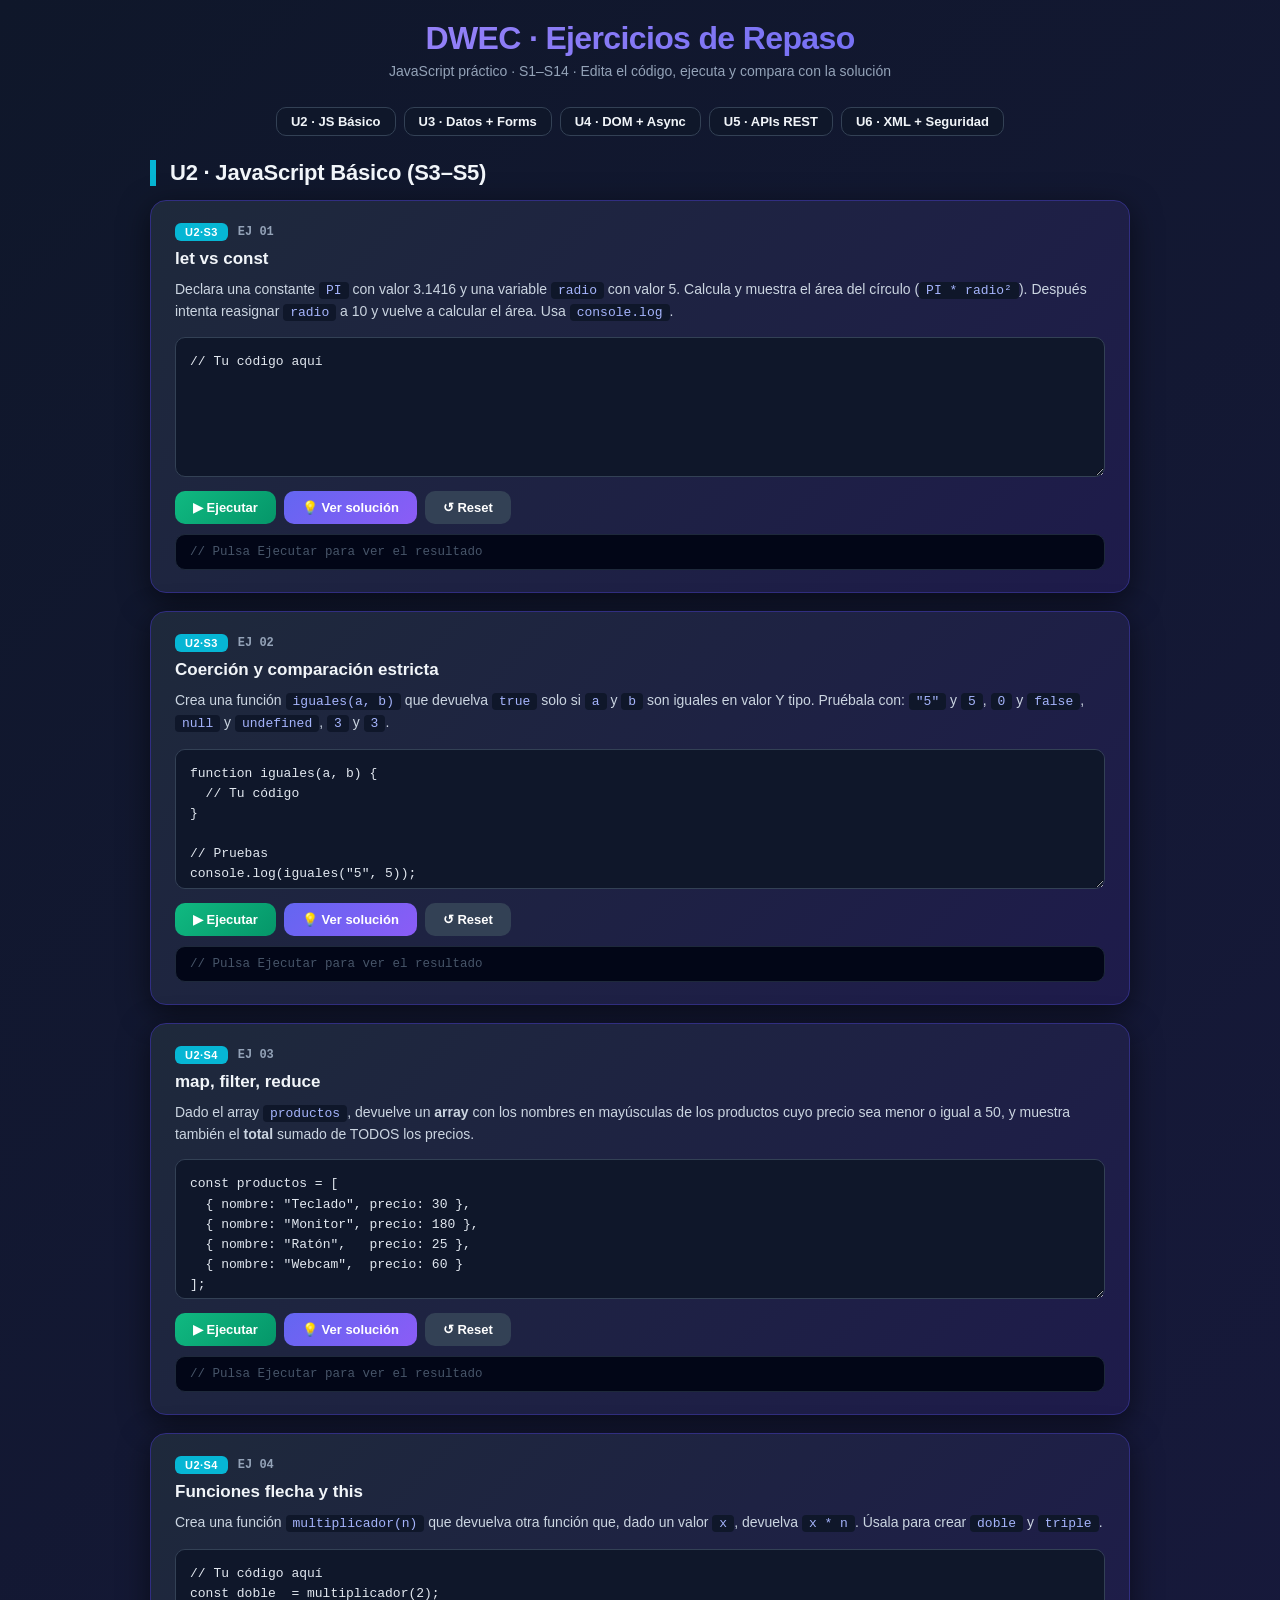
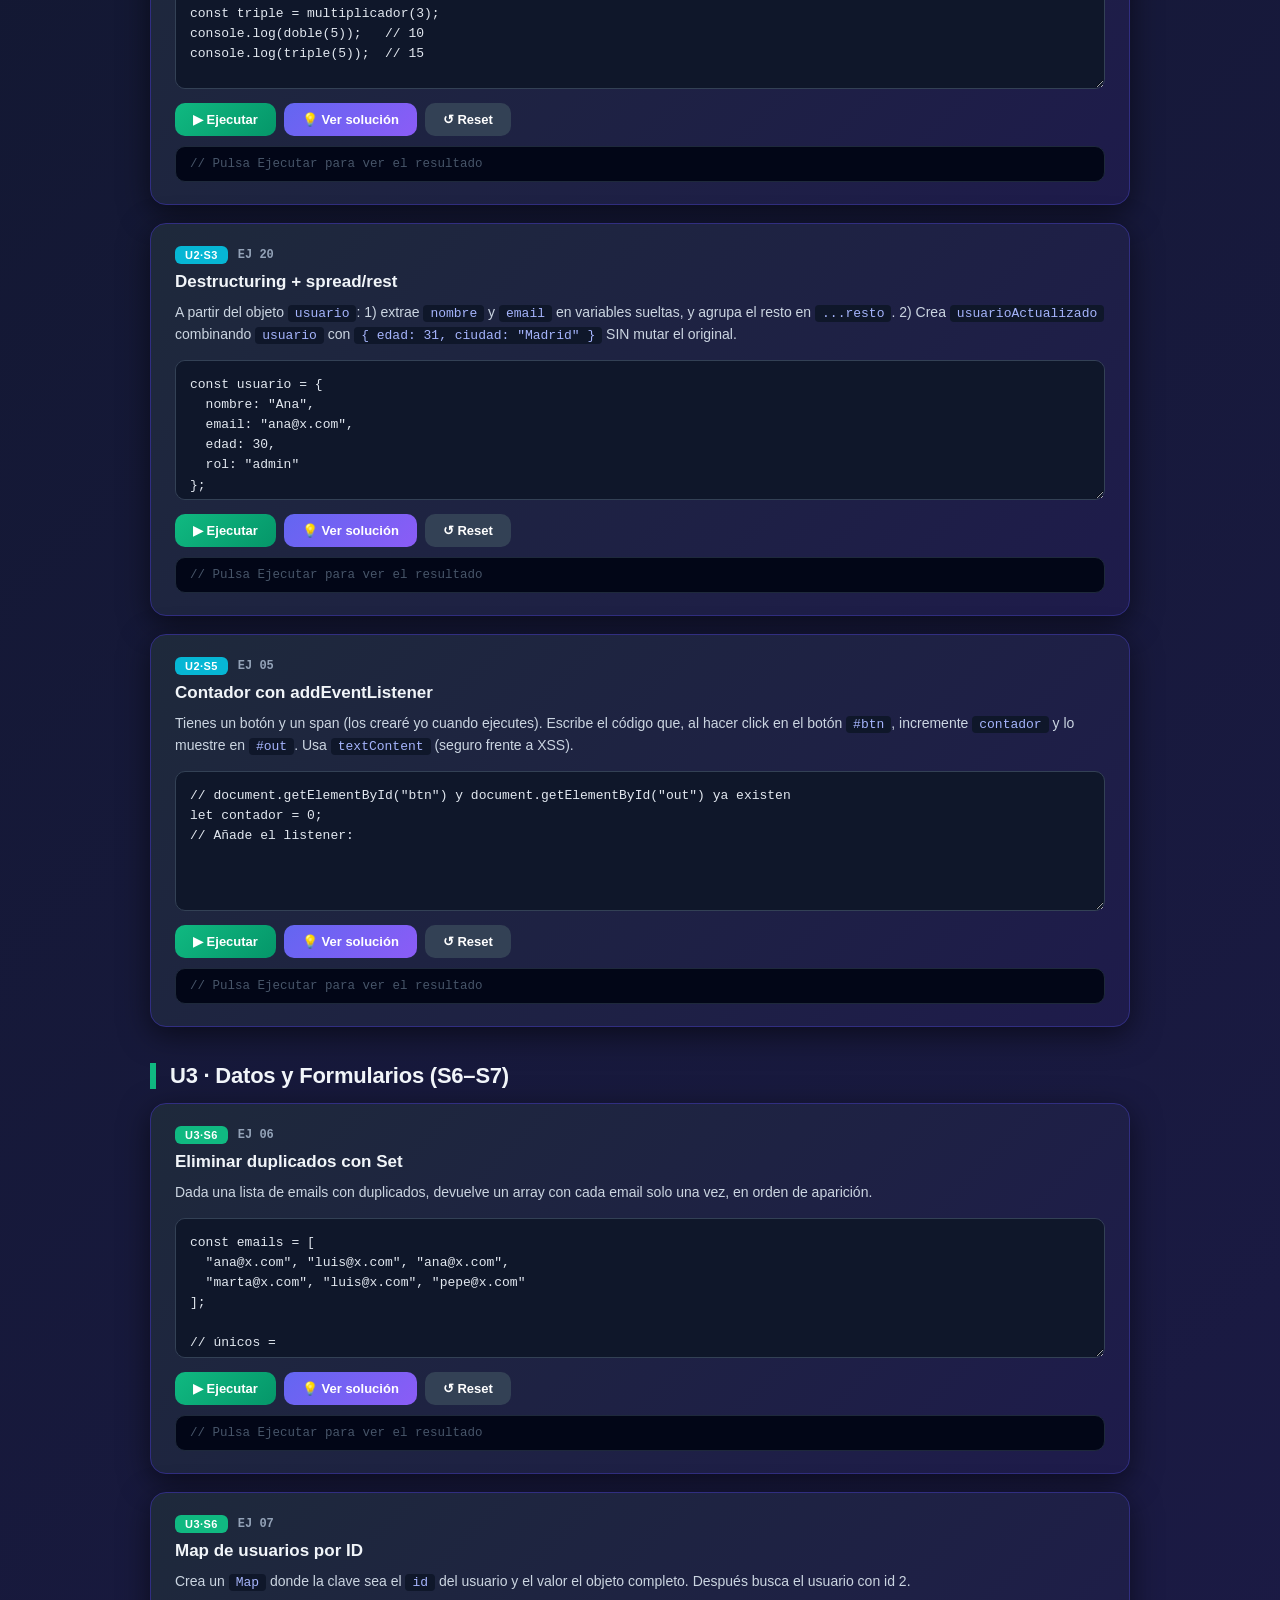
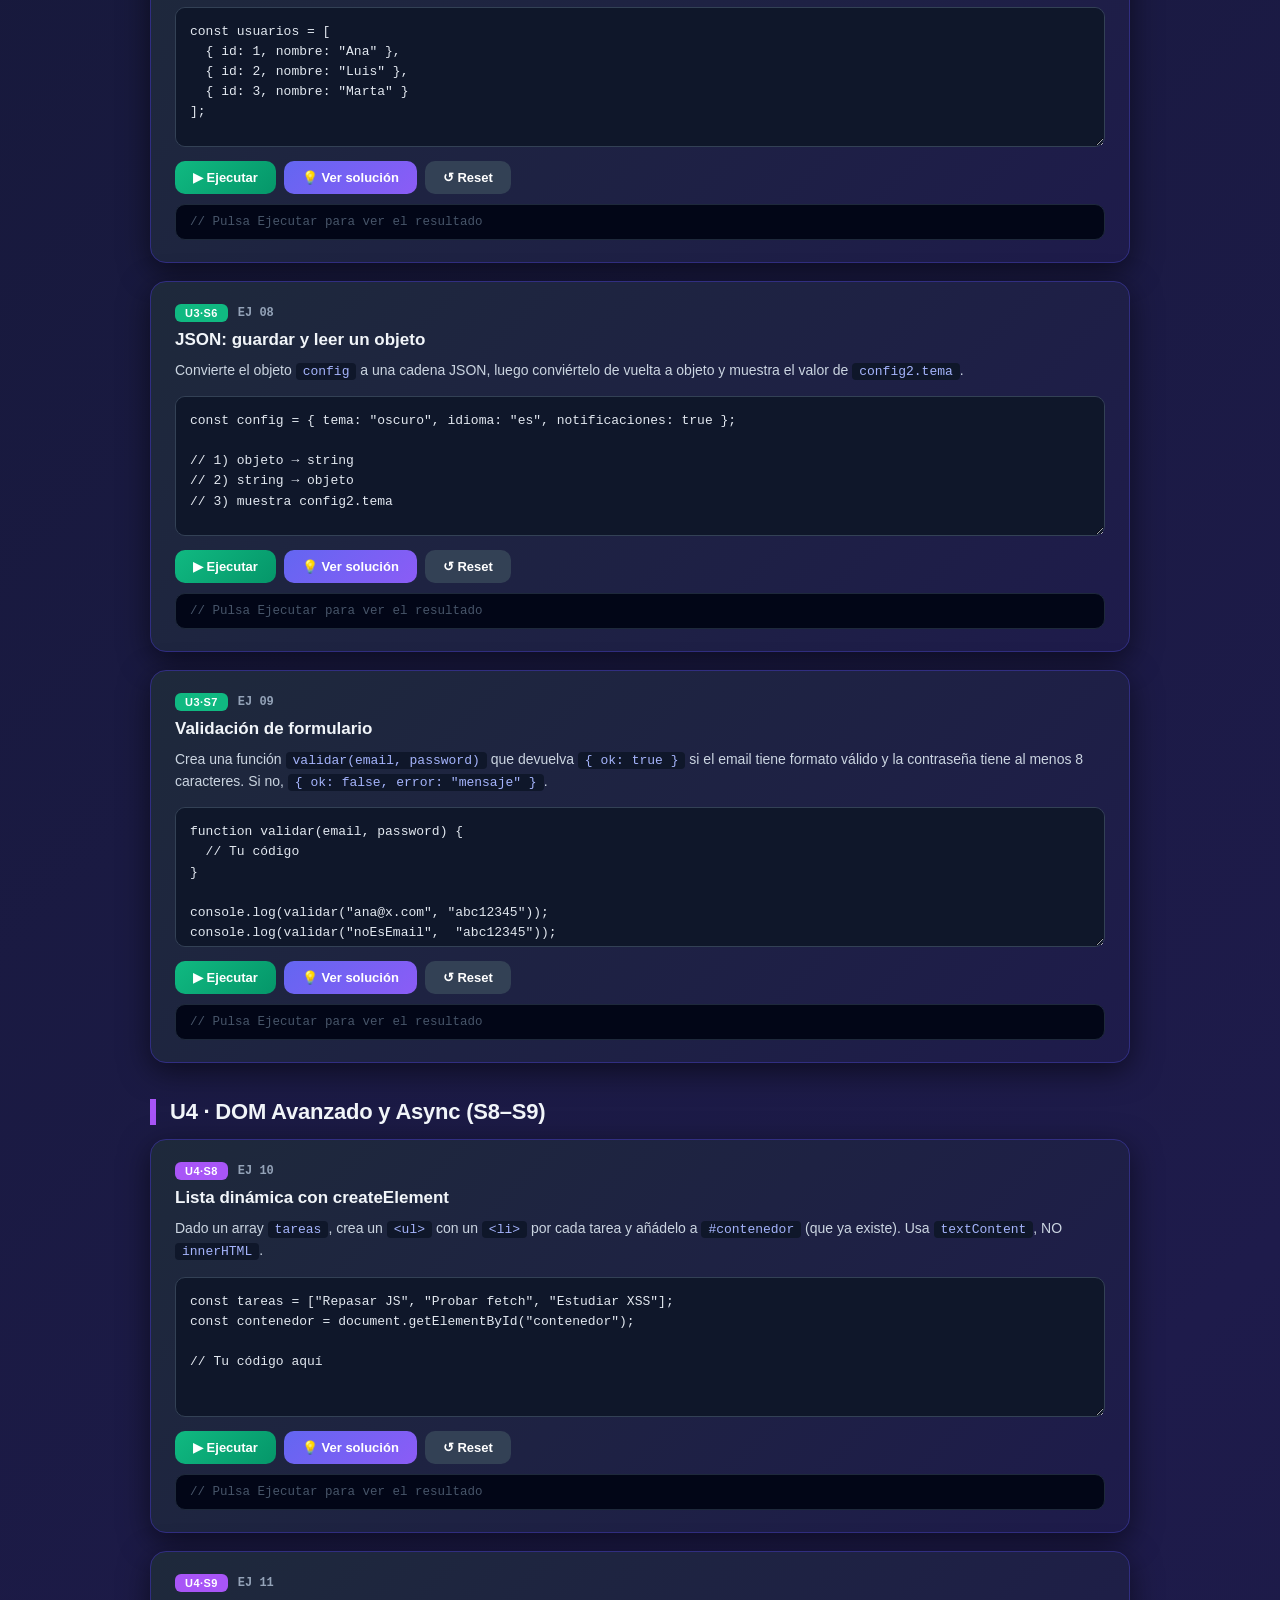
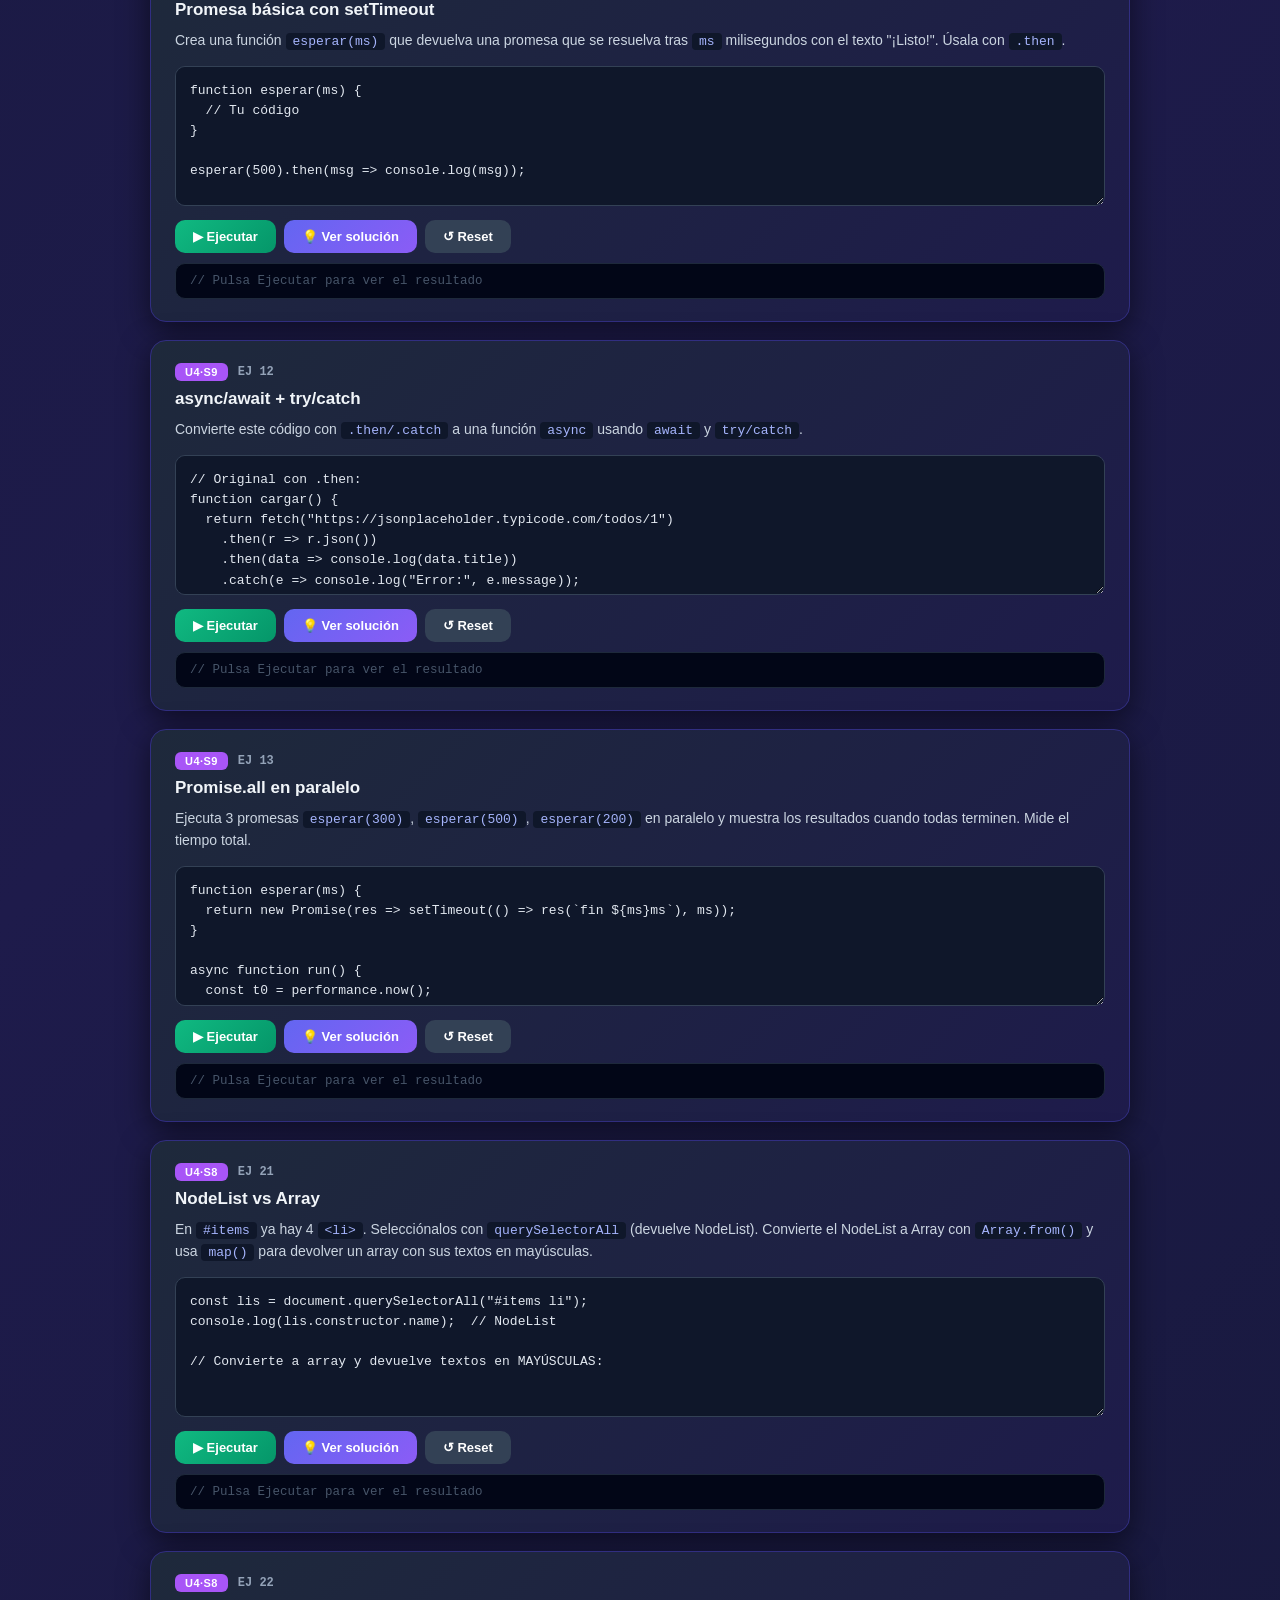
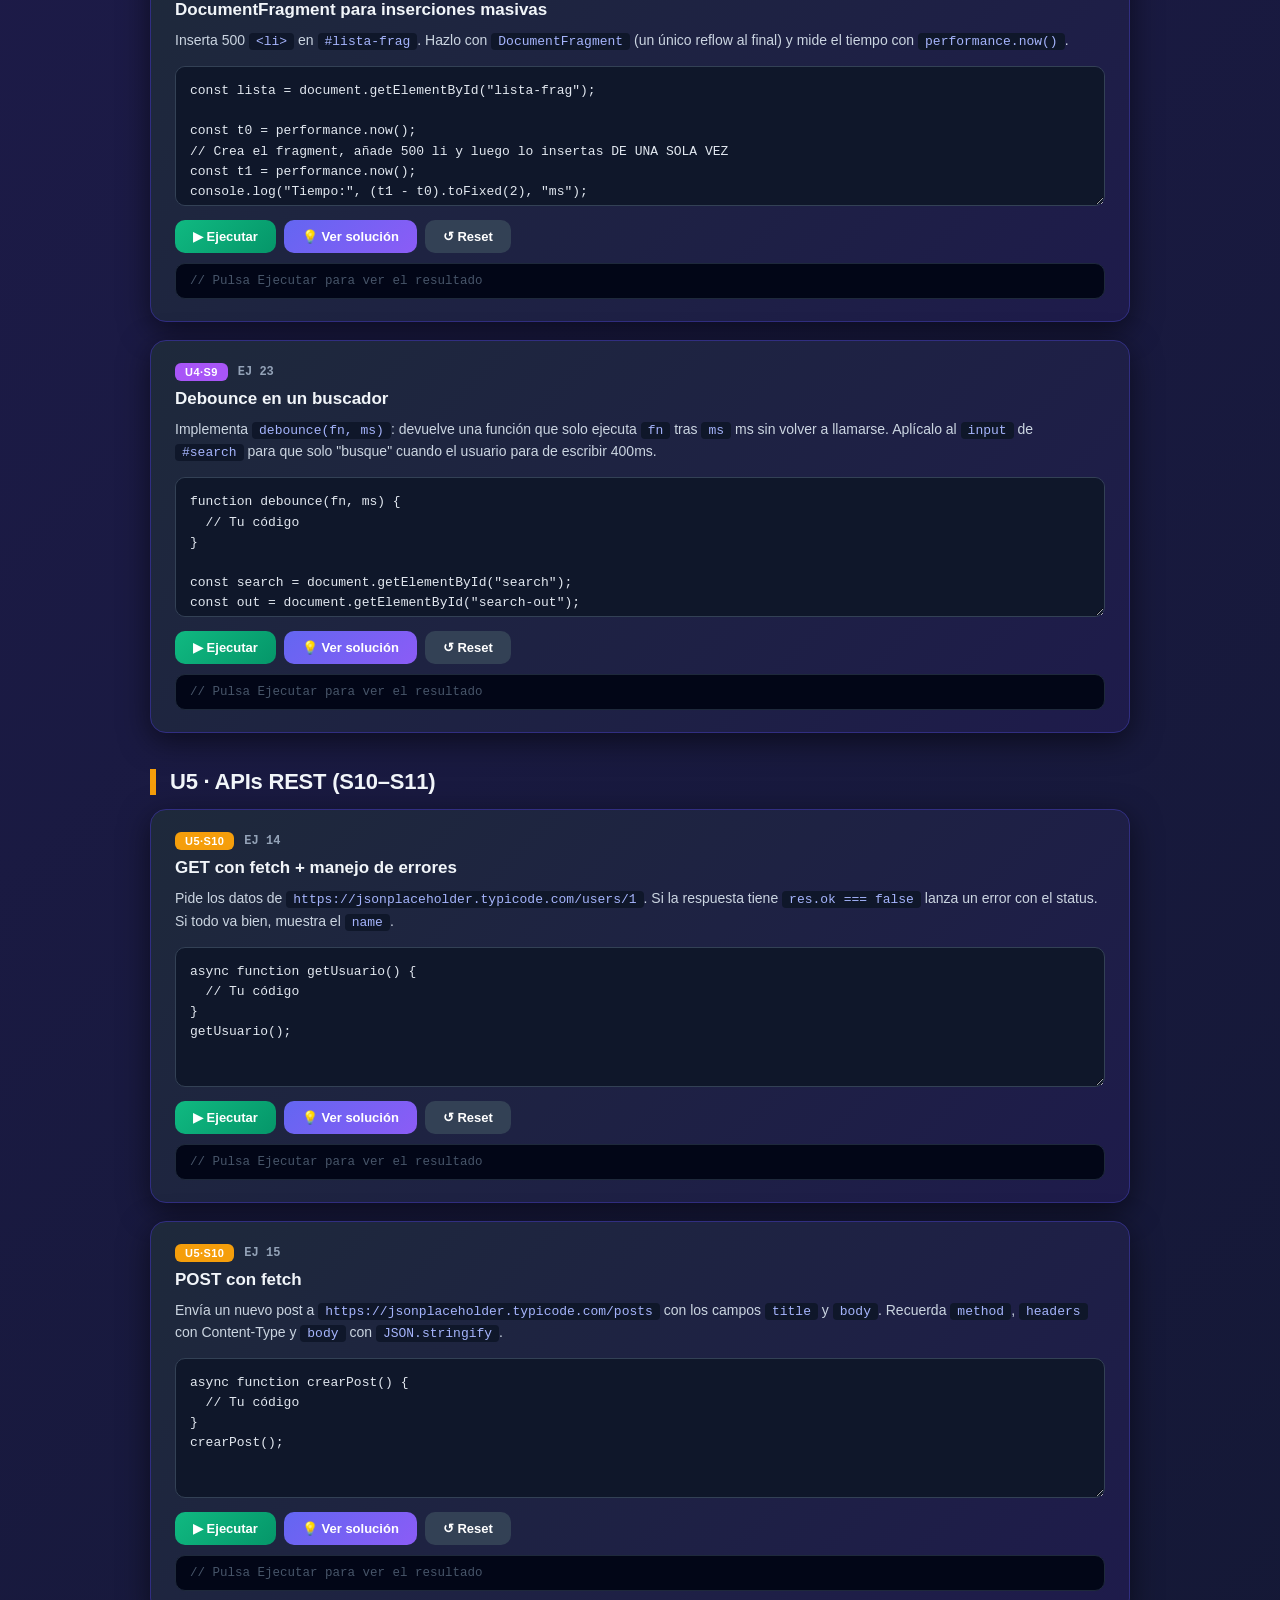
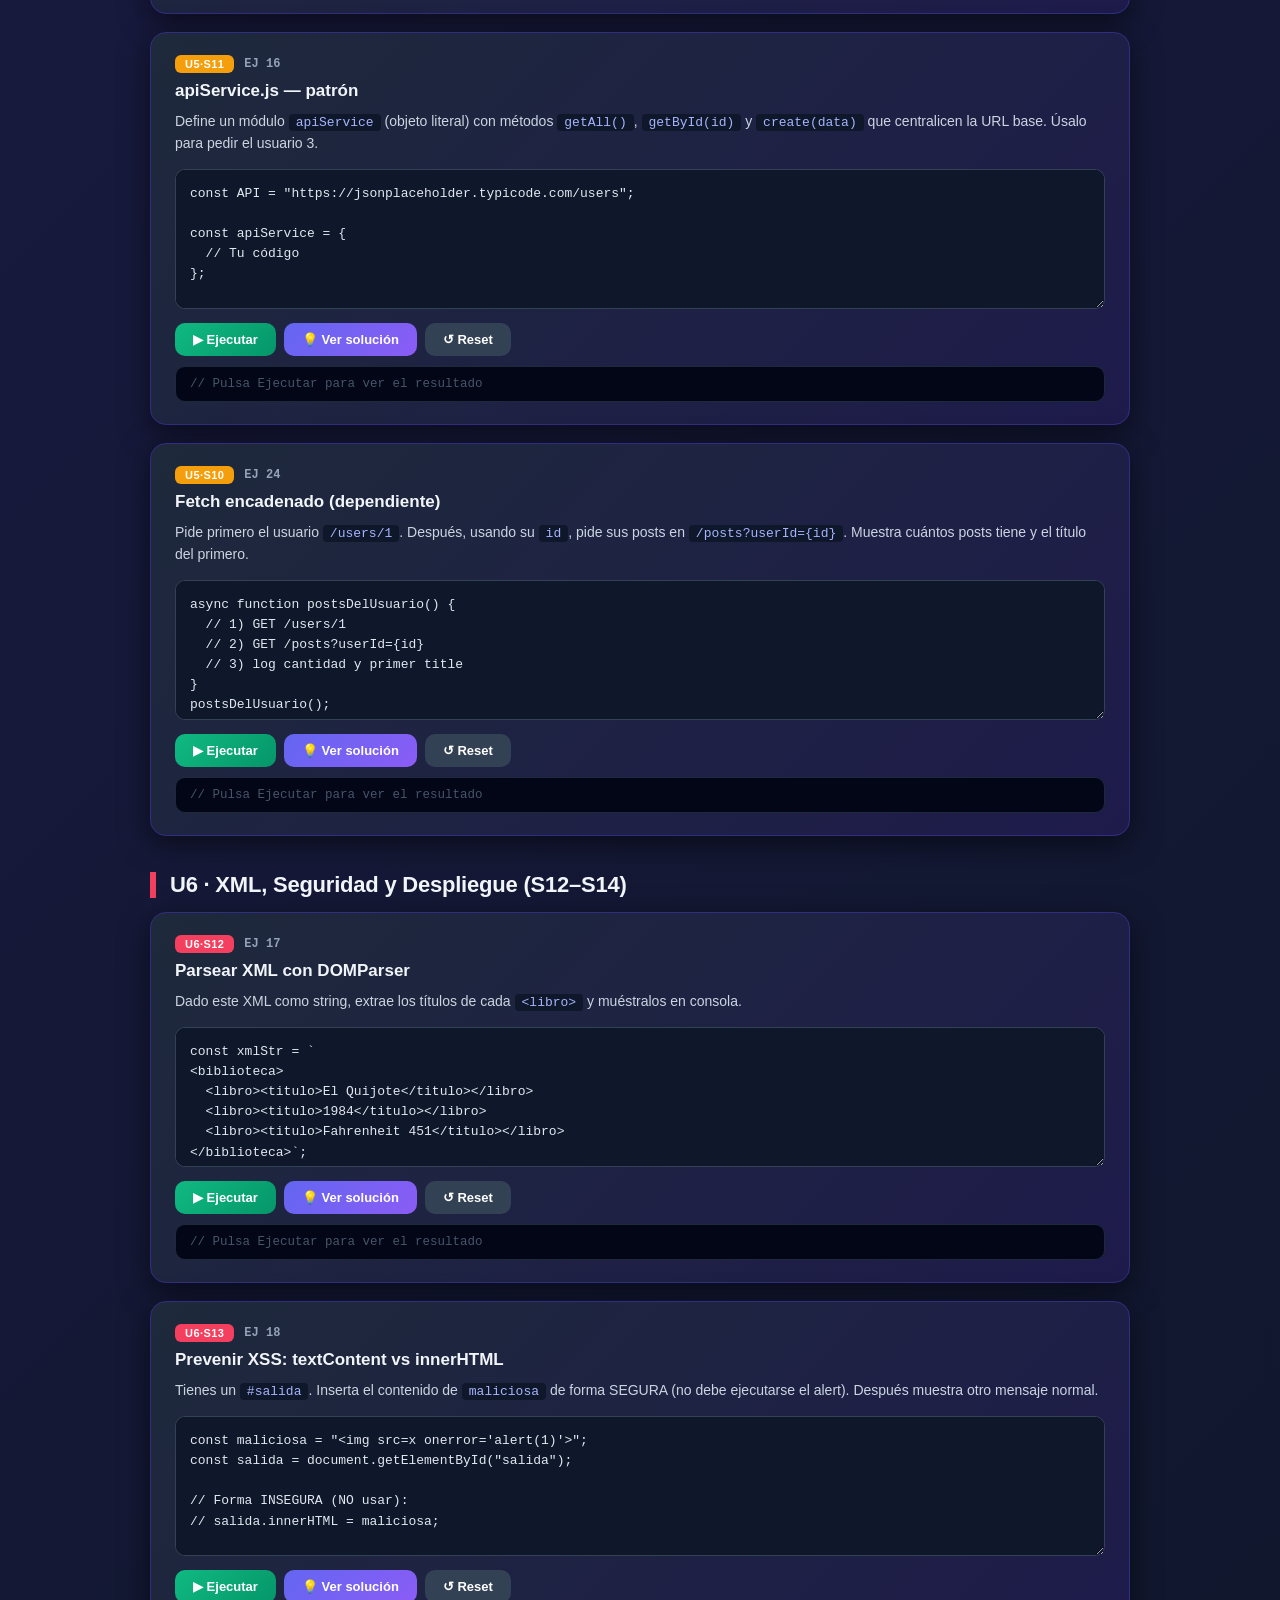
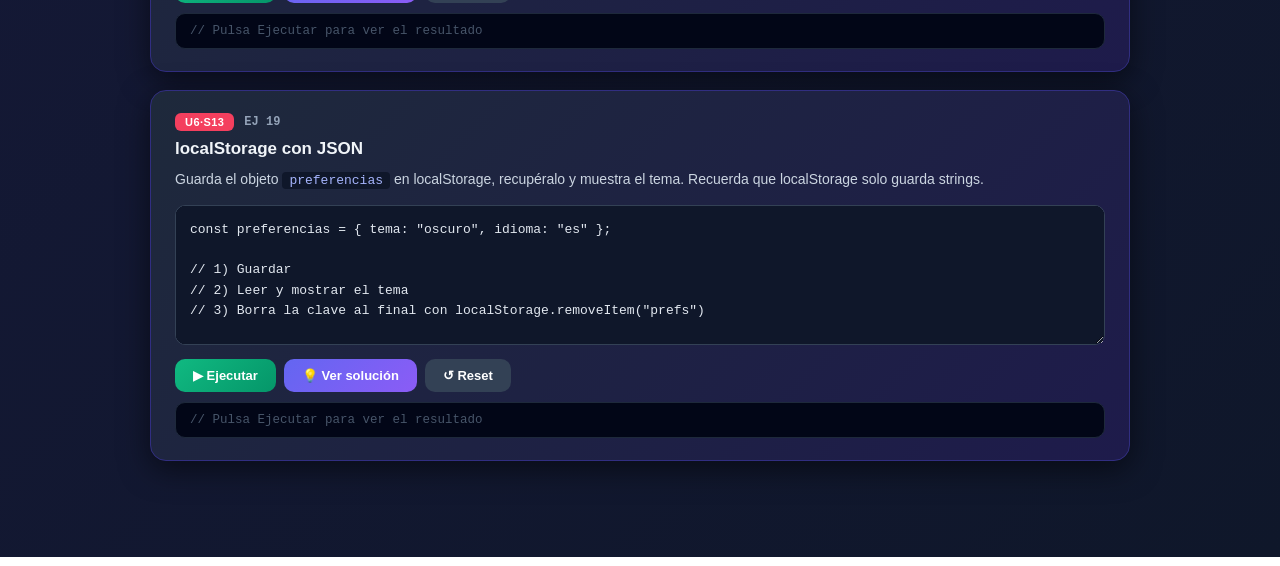
<file: Dwec/ejercicios_repaso/index.html>
<!DOCTYPE html>
<html lang="es">
<head>
<meta charset="UTF-8">
<meta name="viewport" content="width=device-width, initial-scale=1.0">
<title>DWEC · Ejercicios de Repaso JS</title>
<style>
  :root{
    --bg:#0F172A; --bg2:#1E293B; --card:#1E1B4B; --border:#312E81;
    --text:#F1F5F9; --muted:#94A3B8; --accent:#6366F1; --accent2:#8B5CF6;
    --green:#10B981; --red:#EF4444; --yellow:#F59E0B;
    --u1:#8B5CF6; --u2:#06B6D4; --u3:#10B981; --u4:#A855F7; --u5:#F59E0B; --u6:#F43F5E;
  }
  *{box-sizing:border-box;margin:0;padding:0}
  body{
    background:linear-gradient(135deg,#0F172A 0%,#1E1B4B 50%,#0F172A 100%);
    color:var(--text);font-family:-apple-system,BlinkMacSystemFont,'Segoe UI',sans-serif;
    min-height:100vh;padding:20px 16px 60px;
  }
  header{max-width:980px;margin:0 auto 28px;text-align:center}
  header h1{
    font-size:32px;font-weight:900;letter-spacing:-.02em;
    background:linear-gradient(135deg,#A78BFA,#6366F1);
    -webkit-background-clip:text;-webkit-text-fill-color:transparent;
  }
  header p{color:var(--muted);margin-top:6px;font-size:14px}
  .units-nav{
    max-width:980px;margin:0 auto 24px;
    display:flex;flex-wrap:wrap;gap:8px;justify-content:center;
  }
  .units-nav a{
    text-decoration:none;padding:6px 14px;border-radius:10px;
    font-size:13px;font-weight:700;background:#0F172A;border:1px solid #334155;
    color:var(--text);transition:transform .15s;
  }
  .units-nav a:hover{transform:translateY(-2px)}
  .unit-section{max-width:980px;margin:0 auto 36px}
  .unit-title{
    font-size:22px;font-weight:900;margin-bottom:14px;
    padding-left:14px;border-left:6px solid var(--accent);
    letter-spacing:-.01em;
  }
  .ex{
    background:linear-gradient(135deg,#1E293B,#1E1B4B);
    border:1px solid var(--border);border-radius:16px;
    padding:22px 24px;margin-bottom:18px;
    box-shadow:0 8px 30px #0008;
  }
  .ex-head{display:flex;gap:10px;align-items:center;margin-bottom:8px;flex-wrap:wrap}
  .ex-tag{
    font-size:11px;font-weight:800;padding:3px 10px;border-radius:6px;
    color:#fff;letter-spacing:.04em;
  }
  .ex-num{
    font-family:'Space Mono',monospace;color:var(--muted);
    font-size:12px;font-weight:700;
  }
  .ex-title{font-size:17px;font-weight:800;margin:4px 0 10px}
  .ex-desc{color:#CBD5E1;font-size:14px;line-height:1.55;margin-bottom:14px}
  .ex-desc code{
    background:#0F172A;padding:1px 7px;border-radius:4px;
    font-family:'Space Mono',ui-monospace,Menlo,monospace;font-size:13px;color:#A5B4FC;
  }
  textarea.code{
    width:100%;min-height:140px;
    background:#0F172A;color:#E2E8F0;border:1px solid #334155;
    border-radius:10px;padding:14px;font-family:'Space Mono',ui-monospace,Menlo,monospace;
    font-size:13px;line-height:1.55;resize:vertical;outline:none;tab-size:2;
  }
  textarea.code:focus{border-color:var(--accent)}
  .actions{display:flex;gap:8px;margin-top:10px;flex-wrap:wrap}
  button{
    border:none;border-radius:10px;padding:9px 18px;cursor:pointer;
    font-size:13px;font-weight:700;transition:all .15s;color:#fff;
  }
  .btn-run{background:linear-gradient(135deg,#10B981,#059669)}
  .btn-sol{background:linear-gradient(135deg,#6366F1,#8B5CF6)}
  .btn-reset{background:#334155}
  button:hover{transform:translateY(-1px);filter:brightness(1.1)}
  .console{
    margin-top:10px;background:#020617;border:1px solid #1E293B;
    border-radius:10px;padding:10px 14px;font-family:'Space Mono',ui-monospace,Menlo,monospace;
    font-size:12.5px;color:#A5B4FC;min-height:36px;white-space:pre-wrap;
    max-height:240px;overflow:auto;
  }
  .console:empty::before{content:'// Pulsa Ejecutar para ver el resultado';color:#475569}
  .console .ok{color:#6EE7B7}
  .console .err{color:#FCA5A5}
  .solution{
    margin-top:10px;background:#0D2818;border:1px solid #10B98144;
    border-left:4px solid #10B981;border-radius:10px;padding:12px 16px;
    display:none;
  }
  .solution.show{display:block}
  .solution .lbl{
    font-size:11px;font-weight:800;color:#10B981;letter-spacing:.06em;
    margin-bottom:6px;
  }
  .solution pre{
    background:#020617;border-radius:8px;padding:12px;overflow:auto;
    font-family:'Space Mono',ui-monospace,Menlo,monospace;font-size:13px;
    color:#E2E8F0;line-height:1.55;
  }
  .solution .note{color:#94A3B8;font-size:12.5px;margin-top:8px;line-height:1.5}
  .u1 .ex-tag,.u1 .unit-title{background:none}
  .u1 .ex-tag{background:var(--u1)} .u1 .unit-title{border-color:var(--u1)}
  .u2 .ex-tag{background:var(--u2)} .u2 .unit-title{border-color:var(--u2)}
  .u3 .ex-tag{background:var(--u3)} .u3 .unit-title{border-color:var(--u3)}
  .u4 .ex-tag{background:var(--u4)} .u4 .unit-title{border-color:var(--u4)}
  .u5 .ex-tag{background:var(--u5)} .u5 .unit-title{border-color:var(--u5)}
  .u6 .ex-tag{background:var(--u6)} .u6 .unit-title{border-color:var(--u6)}
</style>
</head>
<body>

<header>
  <h1>DWEC · Ejercicios de Repaso</h1>
  <p>JavaScript práctico · S1–S14 · Edita el código, ejecuta y compara con la solución</p>
</header>

<nav class="units-nav">
  <a href="#u2">U2 · JS Básico</a>
  <a href="#u3">U3 · Datos + Forms</a>
  <a href="#u4">U4 · DOM + Async</a>
  <a href="#u5">U5 · APIs REST</a>
  <a href="#u6">U6 · XML + Seguridad</a>
</nav>

<!-- ───── U2 ───── -->
<section class="unit-section u2" id="u2">
  <h2 class="unit-title">U2 · JavaScript Básico (S3–S5)</h2>

  <div class="ex" data-ex="1">
    <div class="ex-head"><span class="ex-tag">U2·S3</span><span class="ex-num">EJ 01</span></div>
    <h3 class="ex-title">let vs const</h3>
    <p class="ex-desc">Declara una constante <code>PI</code> con valor 3.1416 y una variable <code>radio</code> con valor 5. Calcula y muestra el área del círculo (<code>PI * radio²</code>). Después intenta reasignar <code>radio</code> a 10 y vuelve a calcular el área. Usa <code>console.log</code>.</p>
    <textarea class="code">// Tu código aquí
</textarea>
    <div class="actions">
      <button class="btn-run">▶ Ejecutar</button>
      <button class="btn-sol">💡 Ver solución</button>
      <button class="btn-reset">↺ Reset</button>
    </div>
    <div class="console"></div>
    <div class="solution">
      <div class="lbl">SOLUCIÓN</div>
<pre>const PI = 3.1416;
let radio = 5;
console.log("Área:", PI * radio ** 2);   // 78.54
radio = 10;
console.log("Área:", PI * radio ** 2);   // 314.16</pre>
      <p class="note">Si declararas <code>radio</code> con <code>const</code>, la reasignación lanzaría <code>TypeError: Assignment to constant variable</code>.</p>
    </div>
  </div>

  <div class="ex" data-ex="2">
    <div class="ex-head"><span class="ex-tag">U2·S3</span><span class="ex-num">EJ 02</span></div>
    <h3 class="ex-title">Coerción y comparación estricta</h3>
    <p class="ex-desc">Crea una función <code>iguales(a, b)</code> que devuelva <code>true</code> solo si <code>a</code> y <code>b</code> son iguales en valor Y tipo. Pruébala con: <code>"5"</code> y <code>5</code>, <code>0</code> y <code>false</code>, <code>null</code> y <code>undefined</code>, <code>3</code> y <code>3</code>.</p>
    <textarea class="code">function iguales(a, b) {
  // Tu código
}

// Pruebas
console.log(iguales("5", 5));
console.log(iguales(0, false));
console.log(iguales(null, undefined));
console.log(iguales(3, 3));
</textarea>
    <div class="actions">
      <button class="btn-run">▶ Ejecutar</button>
      <button class="btn-sol">💡 Ver solución</button>
      <button class="btn-reset">↺ Reset</button>
    </div>
    <div class="console"></div>
    <div class="solution">
      <div class="lbl">SOLUCIÓN</div>
<pre>function iguales(a, b) {
  return a === b;  // estricta: valor + tipo
}
// false, false, false, true</pre>
      <p class="note">Con <code>==</code> los tres primeros darían <code>true</code> por coerción. Por eso siempre <code>===</code>.</p>
    </div>
  </div>

  <div class="ex" data-ex="3">
    <div class="ex-head"><span class="ex-tag">U2·S4</span><span class="ex-num">EJ 03</span></div>
    <h3 class="ex-title">map, filter, reduce</h3>
    <p class="ex-desc">Dado el array <code>productos</code>, devuelve un <strong>array</strong> con los nombres en mayúsculas de los productos cuyo precio sea menor o igual a 50, y muestra también el <strong>total</strong> sumado de TODOS los precios.</p>
    <textarea class="code">const productos = [
  { nombre: "Teclado", precio: 30 },
  { nombre: "Monitor", precio: 180 },
  { nombre: "Ratón",   precio: 25 },
  { nombre: "Webcam",  precio: 60 }
];

// 1) nombres en mayúsculas de los <= 50€
// 2) total sumado
</textarea>
    <div class="actions">
      <button class="btn-run">▶ Ejecutar</button>
      <button class="btn-sol">💡 Ver solución</button>
      <button class="btn-reset">↺ Reset</button>
    </div>
    <div class="console"></div>
    <div class="solution">
      <div class="lbl">SOLUCIÓN</div>
<pre>const baratos = productos
  .filter(p => p.precio &lt;= 50)
  .map(p => p.nombre.toUpperCase());

const total = productos.reduce((acc, p) => acc + p.precio, 0);

console.log(baratos); // ["TECLADO", "RATÓN"]
console.log(total);   // 295</pre>
      <p class="note">El patrón <code>filter → map</code> es muy común. <code>reduce</code> con <code>acc</code> inicial 0 acumula.</p>
    </div>
  </div>

  <div class="ex" data-ex="4">
    <div class="ex-head"><span class="ex-tag">U2·S4</span><span class="ex-num">EJ 04</span></div>
    <h3 class="ex-title">Funciones flecha y this</h3>
    <p class="ex-desc">Crea una función <code>multiplicador(n)</code> que devuelva otra función que, dado un valor <code>x</code>, devuelva <code>x * n</code>. Úsala para crear <code>doble</code> y <code>triple</code>.</p>
    <textarea class="code">// Tu código aquí
const doble  = multiplicador(2);
const triple = multiplicador(3);
console.log(doble(5));   // 10
console.log(triple(5));  // 15
</textarea>
    <div class="actions">
      <button class="btn-run">▶ Ejecutar</button>
      <button class="btn-sol">💡 Ver solución</button>
      <button class="btn-reset">↺ Reset</button>
    </div>
    <div class="console"></div>
    <div class="solution">
      <div class="lbl">SOLUCIÓN</div>
<pre>const multiplicador = (n) => (x) => x * n;
// equivalente a:
// function multiplicador(n) { return function(x) { return x * n; } }</pre>
      <p class="note">Esto se llama <strong>closure</strong>: la función interna recuerda el <code>n</code> de la externa.</p>
    </div>
  </div>

  <div class="ex" data-ex="20">
    <div class="ex-head"><span class="ex-tag">U2·S3</span><span class="ex-num">EJ 20</span></div>
    <h3 class="ex-title">Destructuring + spread/rest</h3>
    <p class="ex-desc">A partir del objeto <code>usuario</code>: 1) extrae <code>nombre</code> y <code>email</code> en variables sueltas, y agrupa el resto en <code>...resto</code>. 2) Crea <code>usuarioActualizado</code> combinando <code>usuario</code> con <code>{ edad: 31, ciudad: "Madrid" }</code> SIN mutar el original.</p>
    <textarea class="code">const usuario = {
  nombre: "Ana",
  email: "ana@x.com",
  edad: 30,
  rol: "admin"
};

// 1) destructuring con rest
// 2) merge inmutable con spread
</textarea>
    <div class="actions">
      <button class="btn-run">▶ Ejecutar</button>
      <button class="btn-sol">💡 Ver solución</button>
      <button class="btn-reset">↺ Reset</button>
    </div>
    <div class="console"></div>
    <div class="solution">
      <div class="lbl">SOLUCIÓN</div>
<pre>const { nombre, email, ...resto } = usuario;
console.log(nombre);   // "Ana"
console.log(email);    // "ana@x.com"
console.log(resto);    // { edad: 30, rol: "admin" }

const usuarioActualizado = { ...usuario, edad: 31, ciudad: "Madrid" };
console.log(usuarioActualizado);
console.log(usuario.edad);  // 30  ← original intacto</pre>
      <p class="note">El spread <code>{...a, b}</code> es la forma idiomática en React de actualizar estado sin mutar. Las claves posteriores ganan.</p>
    </div>
  </div>

  <div class="ex" data-ex="5">
    <div class="ex-head"><span class="ex-tag">U2·S5</span><span class="ex-num">EJ 05</span></div>
    <h3 class="ex-title">Contador con addEventListener</h3>
    <p class="ex-desc">Tienes un botón y un span (los crearé yo cuando ejecutes). Escribe el código que, al hacer click en el botón <code>#btn</code>, incremente <code>contador</code> y lo muestre en <code>#out</code>. Usa <code>textContent</code> (seguro frente a XSS).</p>
    <textarea class="code">// document.getElementById("btn") y document.getElementById("out") ya existen
let contador = 0;
// Añade el listener:
</textarea>
    <div class="actions">
      <button class="btn-run">▶ Ejecutar</button>
      <button class="btn-sol">💡 Ver solución</button>
      <button class="btn-reset">↺ Reset</button>
    </div>
    <div class="console"></div>
    <div class="solution">
      <div class="lbl">SOLUCIÓN</div>
<pre>const btn = document.getElementById("btn");
const out = document.getElementById("out");
let contador = 0;
btn.addEventListener("click", () => {
  contador++;
  out.textContent = contador;
});</pre>
      <p class="note"><code>textContent</code> es seguro: si pones HTML lo escapa. <code>innerHTML</code> lo interpretaría (XSS).</p>
    </div>
  </div>

</section>

<!-- ───── U3 ───── -->
<section class="unit-section u3" id="u3">
  <h2 class="unit-title">U3 · Datos y Formularios (S6–S7)</h2>

  <div class="ex" data-ex="6">
    <div class="ex-head"><span class="ex-tag">U3·S6</span><span class="ex-num">EJ 06</span></div>
    <h3 class="ex-title">Eliminar duplicados con Set</h3>
    <p class="ex-desc">Dada una lista de emails con duplicados, devuelve un array con cada email solo una vez, en orden de aparición.</p>
    <textarea class="code">const emails = [
  "ana@x.com", "luis@x.com", "ana@x.com",
  "marta@x.com", "luis@x.com", "pepe@x.com"
];

// únicos =
console.log(/* únicos */);
</textarea>
    <div class="actions">
      <button class="btn-run">▶ Ejecutar</button>
      <button class="btn-sol">💡 Ver solución</button>
      <button class="btn-reset">↺ Reset</button>
    </div>
    <div class="console"></div>
    <div class="solution">
      <div class="lbl">SOLUCIÓN</div>
<pre>const unicos = [...new Set(emails)];
console.log(unicos);
// ["ana@x.com","luis@x.com","marta@x.com","pepe@x.com"]</pre>
      <p class="note"><code>Set</code> garantiza unicidad y mantiene orden de inserción. El spread <code>...</code> lo convierte a array.</p>
    </div>
  </div>

  <div class="ex" data-ex="7">
    <div class="ex-head"><span class="ex-tag">U3·S6</span><span class="ex-num">EJ 07</span></div>
    <h3 class="ex-title">Map de usuarios por ID</h3>
    <p class="ex-desc">Crea un <code>Map</code> donde la clave sea el <code>id</code> del usuario y el valor el objeto completo. Después busca el usuario con id 2.</p>
    <textarea class="code">const usuarios = [
  { id: 1, nombre: "Ana" },
  { id: 2, nombre: "Luis" },
  { id: 3, nombre: "Marta" }
];

// Crea el Map y busca el id 2
</textarea>
    <div class="actions">
      <button class="btn-run">▶ Ejecutar</button>
      <button class="btn-sol">💡 Ver solución</button>
      <button class="btn-reset">↺ Reset</button>
    </div>
    <div class="console"></div>
    <div class="solution">
      <div class="lbl">SOLUCIÓN</div>
<pre>const mapa = new Map(usuarios.map(u => [u.id, u]));
console.log(mapa.get(2));        // { id: 2, nombre: "Luis" }
console.log(mapa.has(99));       // false</pre>
      <p class="note">A diferencia de un objeto literal, <code>Map</code> admite claves de cualquier tipo y mantiene el orden de inserción.</p>
    </div>
  </div>

  <div class="ex" data-ex="8">
    <div class="ex-head"><span class="ex-tag">U3·S6</span><span class="ex-num">EJ 08</span></div>
    <h3 class="ex-title">JSON: guardar y leer un objeto</h3>
    <p class="ex-desc">Convierte el objeto <code>config</code> a una cadena JSON, luego conviértelo de vuelta a objeto y muestra el valor de <code>config2.tema</code>.</p>
    <textarea class="code">const config = { tema: "oscuro", idioma: "es", notificaciones: true };

// 1) objeto → string
// 2) string → objeto
// 3) muestra config2.tema
</textarea>
    <div class="actions">
      <button class="btn-run">▶ Ejecutar</button>
      <button class="btn-sol">💡 Ver solución</button>
      <button class="btn-reset">↺ Reset</button>
    </div>
    <div class="console"></div>
    <div class="solution">
      <div class="lbl">SOLUCIÓN</div>
<pre>const str = JSON.stringify(config);
console.log(str);
// '{"tema":"oscuro","idioma":"es","notificaciones":true}'

const config2 = JSON.parse(str);
console.log(config2.tema);  // "oscuro"</pre>
      <p class="note">Este es el patrón de <code>localStorage</code>: solo guarda strings, por eso siempre se serializa con <code>stringify</code>.</p>
    </div>
  </div>

  <div class="ex" data-ex="9">
    <div class="ex-head"><span class="ex-tag">U3·S7</span><span class="ex-num">EJ 09</span></div>
    <h3 class="ex-title">Validación de formulario</h3>
    <p class="ex-desc">Crea una función <code>validar(email, password)</code> que devuelva <code>{ ok: true }</code> si el email tiene formato válido y la contraseña tiene al menos 8 caracteres. Si no, <code>{ ok: false, error: "mensaje" }</code>.</p>
    <textarea class="code">function validar(email, password) {
  // Tu código
}

console.log(validar("ana@x.com", "abc12345"));
console.log(validar("noEsEmail",  "abc12345"));
console.log(validar("ana@x.com",  "corta"));
</textarea>
    <div class="actions">
      <button class="btn-run">▶ Ejecutar</button>
      <button class="btn-sol">💡 Ver solución</button>
      <button class="btn-reset">↺ Reset</button>
    </div>
    <div class="console"></div>
    <div class="solution">
      <div class="lbl">SOLUCIÓN</div>
<pre>function validar(email, password) {
  const re = /^[^\s@]+@[^\s@]+\.[^\s@]+$/;
  if (!re.test(email)) return { ok: false, error: "Email no válido" };
  if (password.length &lt; 8) return { ok: false, error: "Contraseña muy corta" };
  return { ok: true };
}</pre>
      <p class="note">Validar en cliente mejora UX pero el servidor SIEMPRE debe revalidar (cualquiera puede saltarse el JS).</p>
    </div>
  </div>

</section>

<!-- ───── U4 ───── -->
<section class="unit-section u4" id="u4">
  <h2 class="unit-title">U4 · DOM Avanzado y Async (S8–S9)</h2>

  <div class="ex" data-ex="10">
    <div class="ex-head"><span class="ex-tag">U4·S8</span><span class="ex-num">EJ 10</span></div>
    <h3 class="ex-title">Lista dinámica con createElement</h3>
    <p class="ex-desc">Dado un array <code>tareas</code>, crea un <code>&lt;ul&gt;</code> con un <code>&lt;li&gt;</code> por cada tarea y añádelo a <code>#contenedor</code> (que ya existe). Usa <code>textContent</code>, NO <code>innerHTML</code>.</p>
    <textarea class="code">const tareas = ["Repasar JS", "Probar fetch", "Estudiar XSS"];
const contenedor = document.getElementById("contenedor");

// Tu código aquí
</textarea>
    <div class="actions">
      <button class="btn-run">▶ Ejecutar</button>
      <button class="btn-sol">💡 Ver solución</button>
      <button class="btn-reset">↺ Reset</button>
    </div>
    <div class="console"></div>
    <div class="solution">
      <div class="lbl">SOLUCIÓN</div>
<pre>const ul = document.createElement("ul");
tareas.forEach(t => {
  const li = document.createElement("li");
  li.textContent = t;
  ul.appendChild(li);
});
contenedor.appendChild(ul);</pre>
      <p class="note">Si una tarea contuviera <code>&lt;script&gt;alert(1)&lt;/script&gt;</code>, <code>textContent</code> la mostraría como texto. <code>innerHTML</code> la ejecutaría.</p>
    </div>
  </div>

  <div class="ex" data-ex="11">
    <div class="ex-head"><span class="ex-tag">U4·S9</span><span class="ex-num">EJ 11</span></div>
    <h3 class="ex-title">Promesa básica con setTimeout</h3>
    <p class="ex-desc">Crea una función <code>esperar(ms)</code> que devuelva una promesa que se resuelva tras <code>ms</code> milisegundos con el texto "¡Listo!". Úsala con <code>.then</code>.</p>
    <textarea class="code">function esperar(ms) {
  // Tu código
}

esperar(500).then(msg => console.log(msg));
</textarea>
    <div class="actions">
      <button class="btn-run">▶ Ejecutar</button>
      <button class="btn-sol">💡 Ver solución</button>
      <button class="btn-reset">↺ Reset</button>
    </div>
    <div class="console"></div>
    <div class="solution">
      <div class="lbl">SOLUCIÓN</div>
<pre>function esperar(ms) {
  return new Promise(resolve => {
    setTimeout(() => resolve("¡Listo!"), ms);
  });
}</pre>
      <p class="note">Patrón clásico para convertir una API de callback (<code>setTimeout</code>) en una promesa.</p>
    </div>
  </div>

  <div class="ex" data-ex="12">
    <div class="ex-head"><span class="ex-tag">U4·S9</span><span class="ex-num">EJ 12</span></div>
    <h3 class="ex-title">async/await + try/catch</h3>
    <p class="ex-desc">Convierte este código con <code>.then/.catch</code> a una función <code>async</code> usando <code>await</code> y <code>try/catch</code>.</p>
    <textarea class="code">// Original con .then:
function cargar() {
  return fetch("https://jsonplaceholder.typicode.com/todos/1")
    .then(r => r.json())
    .then(data => console.log(data.title))
    .catch(e => console.log("Error:", e.message));
}

// Versión async/await:
async function cargarAsync() {
  // Tu código
}

cargarAsync();
</textarea>
    <div class="actions">
      <button class="btn-run">▶ Ejecutar</button>
      <button class="btn-sol">💡 Ver solución</button>
      <button class="btn-reset">↺ Reset</button>
    </div>
    <div class="console"></div>
    <div class="solution">
      <div class="lbl">SOLUCIÓN</div>
<pre>async function cargarAsync() {
  try {
    const r = await fetch("https://jsonplaceholder.typicode.com/todos/1");
    const data = await r.json();
    console.log(data.title);
  } catch (e) {
    console.log("Error:", e.message);
  }
}</pre>
      <p class="note">El motor sigue usando promesas por debajo. <code>await</code> solo funciona dentro de funciones <code>async</code>.</p>
    </div>
  </div>

  <div class="ex" data-ex="13">
    <div class="ex-head"><span class="ex-tag">U4·S9</span><span class="ex-num">EJ 13</span></div>
    <h3 class="ex-title">Promise.all en paralelo</h3>
    <p class="ex-desc">Ejecuta 3 promesas <code>esperar(300)</code>, <code>esperar(500)</code>, <code>esperar(200)</code> en paralelo y muestra los resultados cuando todas terminen. Mide el tiempo total.</p>
    <textarea class="code">function esperar(ms) {
  return new Promise(res => setTimeout(() => res(`fin ${ms}ms`), ms));
}

async function run() {
  const t0 = performance.now();
  // Tu código (Promise.all)
  const t1 = performance.now();
  console.log("Tiempo:", Math.round(t1 - t0), "ms");
}
run();
</textarea>
    <div class="actions">
      <button class="btn-run">▶ Ejecutar</button>
      <button class="btn-sol">💡 Ver solución</button>
      <button class="btn-reset">↺ Reset</button>
    </div>
    <div class="console"></div>
    <div class="solution">
      <div class="lbl">SOLUCIÓN</div>
<pre>const resultados = await Promise.all([
  esperar(300), esperar(500), esperar(200)
]);
console.log(resultados);  // ["fin 300ms", "fin 500ms", "fin 200ms"]
// Tiempo ≈ 500ms (la más lenta), no 1000ms</pre>
      <p class="note">En serie con <code>await</code> uno tras otro tardaría ~1000ms. En paralelo ~500ms (lo que tarde la más lenta).</p>
    </div>
  </div>

  <div class="ex" data-ex="21">
    <div class="ex-head"><span class="ex-tag">U4·S8</span><span class="ex-num">EJ 21</span></div>
    <h3 class="ex-title">NodeList vs Array</h3>
    <p class="ex-desc">En <code>#items</code> ya hay 4 <code>&lt;li&gt;</code>. Selecciónalos con <code>querySelectorAll</code> (devuelve NodeList). Convierte el NodeList a Array con <code>Array.from()</code> y usa <code>map()</code> para devolver un array con sus textos en mayúsculas.</p>
    <textarea class="code">const lis = document.querySelectorAll("#items li");
console.log(lis.constructor.name);  // NodeList

// Convierte a array y devuelve textos en MAYÚSCULAS:
</textarea>
    <div class="actions">
      <button class="btn-run">▶ Ejecutar</button>
      <button class="btn-sol">💡 Ver solución</button>
      <button class="btn-reset">↺ Reset</button>
    </div>
    <div class="console"></div>
    <div class="solution">
      <div class="lbl">SOLUCIÓN</div>
<pre>const textos = Array.from(lis).map(li =&gt; li.textContent.toUpperCase());
console.log(textos);
// ["UNO", "DOS", "TRES", "CUATRO"]

// Alternativa con spread:
// const textos = [...lis].map(li =&gt; li.textContent.toUpperCase());</pre>
      <p class="note">NodeList tiene <code>forEach</code> pero NO <code>map/filter/reduce</code>. <code>HTMLCollection</code> (de <code>getElementsByTagName</code>) ni siquiera tiene forEach.</p>
    </div>
  </div>

  <div class="ex" data-ex="22">
    <div class="ex-head"><span class="ex-tag">U4·S8</span><span class="ex-num">EJ 22</span></div>
    <h3 class="ex-title">DocumentFragment para inserciones masivas</h3>
    <p class="ex-desc">Inserta 500 <code>&lt;li&gt;</code> en <code>#lista-frag</code>. Hazlo con <code>DocumentFragment</code> (un único reflow al final) y mide el tiempo con <code>performance.now()</code>.</p>
    <textarea class="code">const lista = document.getElementById("lista-frag");

const t0 = performance.now();
// Crea el fragment, añade 500 li y luego lo insertas DE UNA SOLA VEZ
const t1 = performance.now();
console.log("Tiempo:", (t1 - t0).toFixed(2), "ms");
console.log("Hijos insertados:", lista.children.length);
</textarea>
    <div class="actions">
      <button class="btn-run">▶ Ejecutar</button>
      <button class="btn-sol">💡 Ver solución</button>
      <button class="btn-reset">↺ Reset</button>
    </div>
    <div class="console"></div>
    <div class="solution">
      <div class="lbl">SOLUCIÓN</div>
<pre>const frag = document.createDocumentFragment();
for (let i = 1; i &lt;= 500; i++) {
  const li = document.createElement("li");
  li.textContent = "Item " + i;
  frag.appendChild(li);   // ← en memoria, NO toca el DOM real
}
lista.appendChild(frag);  // ← UN solo reflow para los 500</pre>
      <p class="note">Insertando uno a uno en el DOM real, el navegador recalcula layout 500 veces. Con fragment, solo una. Crítico en listas grandes.</p>
    </div>
  </div>

  <div class="ex" data-ex="23">
    <div class="ex-head"><span class="ex-tag">U4·S9</span><span class="ex-num">EJ 23</span></div>
    <h3 class="ex-title">Debounce en un buscador</h3>
    <p class="ex-desc">Implementa <code>debounce(fn, ms)</code>: devuelve una función que solo ejecuta <code>fn</code> tras <code>ms</code> ms sin volver a llamarse. Aplícalo al <code>input</code> de <code>#search</code> para que solo "busque" cuando el usuario para de escribir 400ms.</p>
    <textarea class="code">function debounce(fn, ms) {
  // Tu código
}

const search = document.getElementById("search");
const out = document.getElementById("search-out");

const buscar = (q) =&gt; {
  out.textContent = "Buscando: " + q;
  console.log("→ fetch real con q=" + q);
};

search.addEventListener("input", debounce(e =&gt; buscar(e.target.value), 400));
// Escribe rápido en el input: solo se dispara al parar.
</textarea>
    <div class="actions">
      <button class="btn-run">▶ Ejecutar</button>
      <button class="btn-sol">💡 Ver solución</button>
      <button class="btn-reset">↺ Reset</button>
    </div>
    <div class="console"></div>
    <div class="solution">
      <div class="lbl">SOLUCIÓN</div>
<pre>function debounce(fn, ms) {
  let timer;
  return function (...args) {
    clearTimeout(timer);
    timer = setTimeout(() =&gt; fn.apply(this, args), ms);
  };
}</pre>
      <p class="note">Patrón clásico en buscadores: evitas hacer 20 peticiones al servidor mientras el usuario teclea. Solo una cuando para.</p>
    </div>
  </div>

</section>

<!-- ───── U5 ───── -->
<section class="unit-section u5" id="u5">
  <h2 class="unit-title">U5 · APIs REST (S10–S11)</h2>

  <div class="ex" data-ex="14">
    <div class="ex-head"><span class="ex-tag">U5·S10</span><span class="ex-num">EJ 14</span></div>
    <h3 class="ex-title">GET con fetch + manejo de errores</h3>
    <p class="ex-desc">Pide los datos de <code>https://jsonplaceholder.typicode.com/users/1</code>. Si la respuesta tiene <code>res.ok === false</code> lanza un error con el status. Si todo va bien, muestra el <code>name</code>.</p>
    <textarea class="code">async function getUsuario() {
  // Tu código
}
getUsuario();
</textarea>
    <div class="actions">
      <button class="btn-run">▶ Ejecutar</button>
      <button class="btn-sol">💡 Ver solución</button>
      <button class="btn-reset">↺ Reset</button>
    </div>
    <div class="console"></div>
    <div class="solution">
      <div class="lbl">SOLUCIÓN</div>
<pre>async function getUsuario() {
  try {
    const res = await fetch("https://jsonplaceholder.typicode.com/users/1");
    if (!res.ok) throw new Error("HTTP " + res.status);
    const u = await res.json();
    console.log(u.name);
  } catch (e) {
    console.log("Error:", e.message);
  }
}</pre>
      <p class="note">Recuerda: <code>fetch</code> NO rechaza con 404/500. Solo si falla la red. Hay que comprobar <code>res.ok</code> a mano.</p>
    </div>
  </div>

  <div class="ex" data-ex="15">
    <div class="ex-head"><span class="ex-tag">U5·S10</span><span class="ex-num">EJ 15</span></div>
    <h3 class="ex-title">POST con fetch</h3>
    <p class="ex-desc">Envía un nuevo post a <code>https://jsonplaceholder.typicode.com/posts</code> con los campos <code>title</code> y <code>body</code>. Recuerda <code>method</code>, <code>headers</code> con Content-Type y <code>body</code> con <code>JSON.stringify</code>.</p>
    <textarea class="code">async function crearPost() {
  // Tu código
}
crearPost();
</textarea>
    <div class="actions">
      <button class="btn-run">▶ Ejecutar</button>
      <button class="btn-sol">💡 Ver solución</button>
      <button class="btn-reset">↺ Reset</button>
    </div>
    <div class="console"></div>
    <div class="solution">
      <div class="lbl">SOLUCIÓN</div>
<pre>async function crearPost() {
  const res = await fetch("https://jsonplaceholder.typicode.com/posts", {
    method: "POST",
    headers: { "Content-Type": "application/json" },
    body: JSON.stringify({ title: "Repaso", body: "Hola DWEC" })
  });
  const data = await res.json();
  console.log(data);  // incluye el id asignado por el servidor
}</pre>
      <p class="note">jsonplaceholder simula la creación pero no la persiste. Te devuelve el objeto con un <code>id</code>.</p>
    </div>
  </div>

  <div class="ex" data-ex="16">
    <div class="ex-head"><span class="ex-tag">U5·S11</span><span class="ex-num">EJ 16</span></div>
    <h3 class="ex-title">apiService.js — patrón</h3>
    <p class="ex-desc">Define un módulo <code>apiService</code> (objeto literal) con métodos <code>getAll()</code>, <code>getById(id)</code> y <code>create(data)</code> que centralicen la URL base. Úsalo para pedir el usuario 3.</p>
    <textarea class="code">const API = "https://jsonplaceholder.typicode.com/users";

const apiService = {
  // Tu código
};

(async () => {
  console.log(await apiService.getById(3));
})();
</textarea>
    <div class="actions">
      <button class="btn-run">▶ Ejecutar</button>
      <button class="btn-sol">💡 Ver solución</button>
      <button class="btn-reset">↺ Reset</button>
    </div>
    <div class="console"></div>
    <div class="solution">
      <div class="lbl">SOLUCIÓN</div>
<pre>const apiService = {
  getAll:    () => fetch(API).then(r => r.json()),
  getById:   (id) => fetch(`${API}/${id}`).then(r => r.json()),
  create:    (data) => fetch(API, {
    method: "POST",
    headers: { "Content-Type": "application/json" },
    body: JSON.stringify(data)
  }).then(r => r.json())
};</pre>
      <p class="note">La ventaja: si cambia la URL base o necesitas añadir un token, lo tocas en UN solo sitio. Los componentes se quedan limpios.</p>
    </div>
  </div>

  <div class="ex" data-ex="24">
    <div class="ex-head"><span class="ex-tag">U5·S10</span><span class="ex-num">EJ 24</span></div>
    <h3 class="ex-title">Fetch encadenado (dependiente)</h3>
    <p class="ex-desc">Pide primero el usuario <code>/users/1</code>. Después, usando su <code>id</code>, pide sus posts en <code>/posts?userId={id}</code>. Muestra cuántos posts tiene y el título del primero.</p>
    <textarea class="code">async function postsDelUsuario() {
  // 1) GET /users/1
  // 2) GET /posts?userId={id}
  // 3) log cantidad y primer title
}
postsDelUsuario();
</textarea>
    <div class="actions">
      <button class="btn-run">▶ Ejecutar</button>
      <button class="btn-sol">💡 Ver solución</button>
      <button class="btn-reset">↺ Reset</button>
    </div>
    <div class="console"></div>
    <div class="solution">
      <div class="lbl">SOLUCIÓN</div>
<pre>async function postsDelUsuario() {
  const API = "https://jsonplaceholder.typicode.com";
  const u = await (await fetch(`${API}/users/1`)).json();
  const posts = await (await fetch(`${API}/posts?userId=${u.id}`)).json();
  console.log("Usuario:", u.name);
  console.log("Posts:", posts.length);          // 10
  console.log("Primer título:", posts[0].title);
}</pre>
      <p class="note">Aquí los <code>await</code> tienen que ir en serie porque el segundo depende del primero. Si fueran independientes, <code>Promise.all</code> sería mejor.</p>
    </div>
  </div>

</section>

<!-- ───── U6 ───── -->
<section class="unit-section u6" id="u6">
  <h2 class="unit-title">U6 · XML, Seguridad y Despliegue (S12–S14)</h2>

  <div class="ex" data-ex="17">
    <div class="ex-head"><span class="ex-tag">U6·S12</span><span class="ex-num">EJ 17</span></div>
    <h3 class="ex-title">Parsear XML con DOMParser</h3>
    <p class="ex-desc">Dado este XML como string, extrae los títulos de cada <code>&lt;libro&gt;</code> y muéstralos en consola.</p>
    <textarea class="code">const xmlStr = `
&lt;biblioteca&gt;
  &lt;libro&gt;&lt;titulo&gt;El Quijote&lt;/titulo&gt;&lt;/libro&gt;
  &lt;libro&gt;&lt;titulo&gt;1984&lt;/titulo&gt;&lt;/libro&gt;
  &lt;libro&gt;&lt;titulo&gt;Fahrenheit 451&lt;/titulo&gt;&lt;/libro&gt;
&lt;/biblioteca&gt;`;

// Tu código
</textarea>
    <div class="actions">
      <button class="btn-run">▶ Ejecutar</button>
      <button class="btn-sol">💡 Ver solución</button>
      <button class="btn-reset">↺ Reset</button>
    </div>
    <div class="console"></div>
    <div class="solution">
      <div class="lbl">SOLUCIÓN</div>
<pre>const parser = new DOMParser();
const xml = parser.parseFromString(xmlStr, "application/xml");
const libros = xml.querySelectorAll("libro titulo");
libros.forEach(l =&gt; console.log(l.textContent));
// "El Quijote", "1984", "Fahrenheit 451"</pre>
      <p class="note">Sobre el documento parseado puedes usar <code>querySelector</code>/<code>getElementsByTagName</code> igual que con HTML.</p>
    </div>
  </div>

  <div class="ex" data-ex="18">
    <div class="ex-head"><span class="ex-tag">U6·S13</span><span class="ex-num">EJ 18</span></div>
    <h3 class="ex-title">Prevenir XSS: textContent vs innerHTML</h3>
    <p class="ex-desc">Tienes un <code>#salida</code>. Inserta el contenido de <code>maliciosa</code> de forma SEGURA (no debe ejecutarse el alert). Después muestra otro mensaje normal.</p>
    <textarea class="code">const maliciosa = "&lt;img src=x onerror='alert(1)'&gt;";
const salida = document.getElementById("salida");

// Forma INSEGURA (NO usar):
// salida.innerHTML = maliciosa;

// Forma SEGURA:
</textarea>
    <div class="actions">
      <button class="btn-run">▶ Ejecutar</button>
      <button class="btn-sol">💡 Ver solución</button>
      <button class="btn-reset">↺ Reset</button>
    </div>
    <div class="console"></div>
    <div class="solution">
      <div class="lbl">SOLUCIÓN</div>
<pre>salida.textContent = maliciosa;
// Se muestra el string literal &lt;img...&gt; como texto plano.
// No se interpreta como HTML, no se ejecuta el onerror.</pre>
      <p class="note">Si NECESITAS renderizar HTML del usuario (un editor rich-text, p. ej.), pásalo antes por <code>DOMPurify.sanitize(html)</code>.</p>
    </div>
  </div>

  <div class="ex" data-ex="19">
    <div class="ex-head"><span class="ex-tag">U6·S13</span><span class="ex-num">EJ 19</span></div>
    <h3 class="ex-title">localStorage con JSON</h3>
    <p class="ex-desc">Guarda el objeto <code>preferencias</code> en localStorage, recupéralo y muestra el tema. Recuerda que localStorage solo guarda strings.</p>
    <textarea class="code">const preferencias = { tema: "oscuro", idioma: "es" };

// 1) Guardar
// 2) Leer y mostrar el tema
// 3) Borra la clave al final con localStorage.removeItem("prefs")
</textarea>
    <div class="actions">
      <button class="btn-run">▶ Ejecutar</button>
      <button class="btn-sol">💡 Ver solución</button>
      <button class="btn-reset">↺ Reset</button>
    </div>
    <div class="console"></div>
    <div class="solution">
      <div class="lbl">SOLUCIÓN</div>
<pre>localStorage.setItem("prefs", JSON.stringify(preferencias));

const guardado = JSON.parse(localStorage.getItem("prefs"));
console.log(guardado.tema);  // "oscuro"

localStorage.removeItem("prefs");</pre>
      <p class="note">Para tokens de auth NO uses localStorage en texto plano: cualquier XSS los puede leer. Mejor cookies <code>HttpOnly</code>.</p>
    </div>
  </div>

</section>

<script>
const $$ = (sel, ctx=document) => ctx.querySelectorAll(sel);

document.querySelectorAll(".ex").forEach(ex => {
  const ta  = ex.querySelector("textarea.code");
  const out = ex.querySelector(".console");
  const sol = ex.querySelector(".solution");
  const original = ta.value;

  // Para ejercicios que necesitan DOM auxiliar
  const exNum = ex.dataset.ex;
  const needsDom = ["5","10","18","21","22","23"].includes(exNum);

  ex.querySelector(".btn-run").addEventListener("click", async () => {
    out.innerHTML = "";
    // crear sandbox DOM si hace falta
    let sandbox = ex.querySelector(".sandbox");
    if (sandbox) sandbox.remove();
    if (needsDom) {
      sandbox = document.createElement("div");
      sandbox.className = "sandbox";
      sandbox.style.cssText = "margin-top:10px;padding:12px;background:#0F172A;border-radius:8px;border:1px dashed #334155";
      if (exNum === "5") {
        sandbox.innerHTML = '<button id="btn" style="padding:6px 14px;border-radius:6px;background:#6366F1;color:#fff;border:none;cursor:pointer;margin-right:10px">Pulsa</button><span id="out" style="color:#A5B4FC;font-family:monospace">0</span>';
      } else if (exNum === "10") {
        sandbox.innerHTML = '<div id="contenedor" style="color:#E2E8F0"></div>';
      } else if (exNum === "18") {
        sandbox.innerHTML = '<div id="salida" style="color:#FCA5A5;font-family:monospace"></div>';
      } else if (exNum === "21") {
        sandbox.innerHTML = '<ul id="items" style="color:#E2E8F0;margin-left:20px"><li>uno</li><li>dos</li><li>tres</li><li>cuatro</li></ul>';
      } else if (exNum === "22") {
        sandbox.innerHTML = '<ul id="lista-frag" style="color:#94A3B8;max-height:120px;overflow:auto;margin-left:20px;font-size:12px"></ul>';
      } else if (exNum === "23") {
        sandbox.innerHTML = '<input id="search" placeholder="Escribe para buscar…" style="padding:8px 12px;border-radius:6px;border:1px solid #475569;background:#0F172A;color:#E2E8F0;width:240px;outline:none"><div id="search-out" style="color:#A5B4FC;font-family:monospace;margin-top:8px"></div>';
      }
      ex.insertBefore(sandbox, out);
    }

    const log = (...args) => {
      const line = args.map(a => {
        if (typeof a === "object") {
          try { return JSON.stringify(a, null, 2); } catch { return String(a); }
        }
        return String(a);
      }).join(" ");
      out.innerHTML += `<div class="ok">${escapeHtml(line)}</div>`;
    };
    const errLog = (msg) => {
      out.innerHTML += `<div class="err">${escapeHtml(msg)}</div>`;
    };
    try {
      const fn = new Function("console", `"use strict"; return (async () => { ${ta.value} })();`);
      await fn({ log, error: errLog, warn: log });
    } catch (e) {
      errLog("⚠ " + e.message);
    }
  });

  ex.querySelector(".btn-sol").addEventListener("click", () => {
    sol.classList.toggle("show");
  });

  ex.querySelector(".btn-reset").addEventListener("click", () => {
    ta.value = original;
    out.innerHTML = "";
    sol.classList.remove("show");
    const sandbox = ex.querySelector(".sandbox");
    if (sandbox) sandbox.remove();
  });
});

function escapeHtml(s) {
  return s.replace(/[&<>"']/g, m => ({
    "&":"&amp;","<":"&lt;",">":"&gt;",'"':"&quot;","'":"&#39;"
  }[m]));
}
</script>
</body>
</html>
</file>
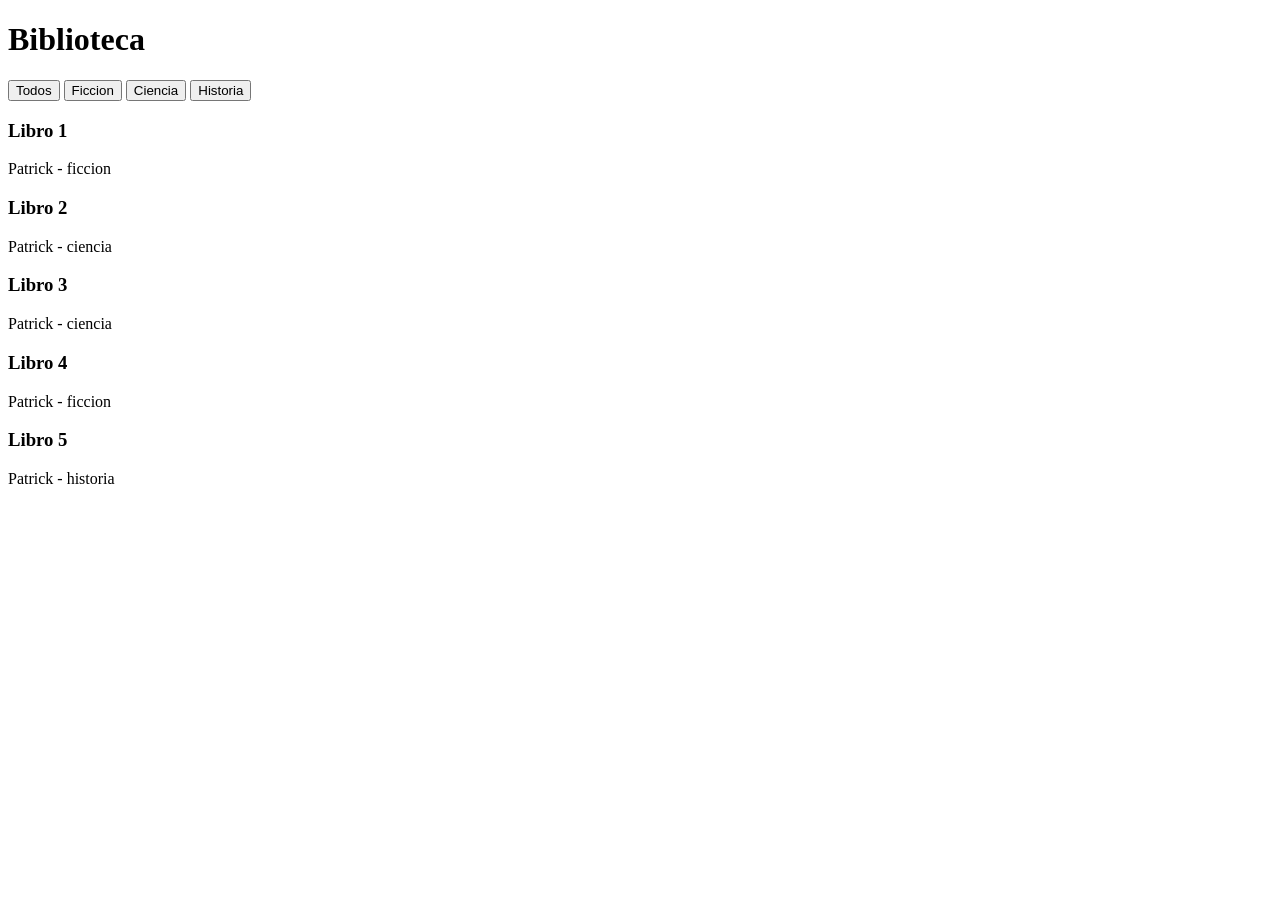
<file: Dwec/S12-XML_DOMParser/index.html>
<!DOCTYPE html>
<html lang="es">

<head>
    <meta charset="UTF-8">
    <title>Biblioteca</title>
    <link rel="stylesheet" href="style.css">
</head>

<body>
    <h1>Biblioteca</h1>
    <!-- Cada botón llama a filtrar() en app.js con el género correspondiente.
         'todos' es un caso especial que muestra el array completo. -->
    <button onclick="filtrar('todos')">Todos</button>
    <button onclick="filtrar('ficcion')">Ficcion</button>
    <button onclick="filtrar('ciencia')">Ciencia</button>
    <button onclick="filtrar('historia')">Historia</button>

    <!-- Contenedor donde app.js inyecta las tarjetas con innerHTML -->
    <div id="lista"></div>

    <script src="app.js"></script>
</body>

</html>
</file>
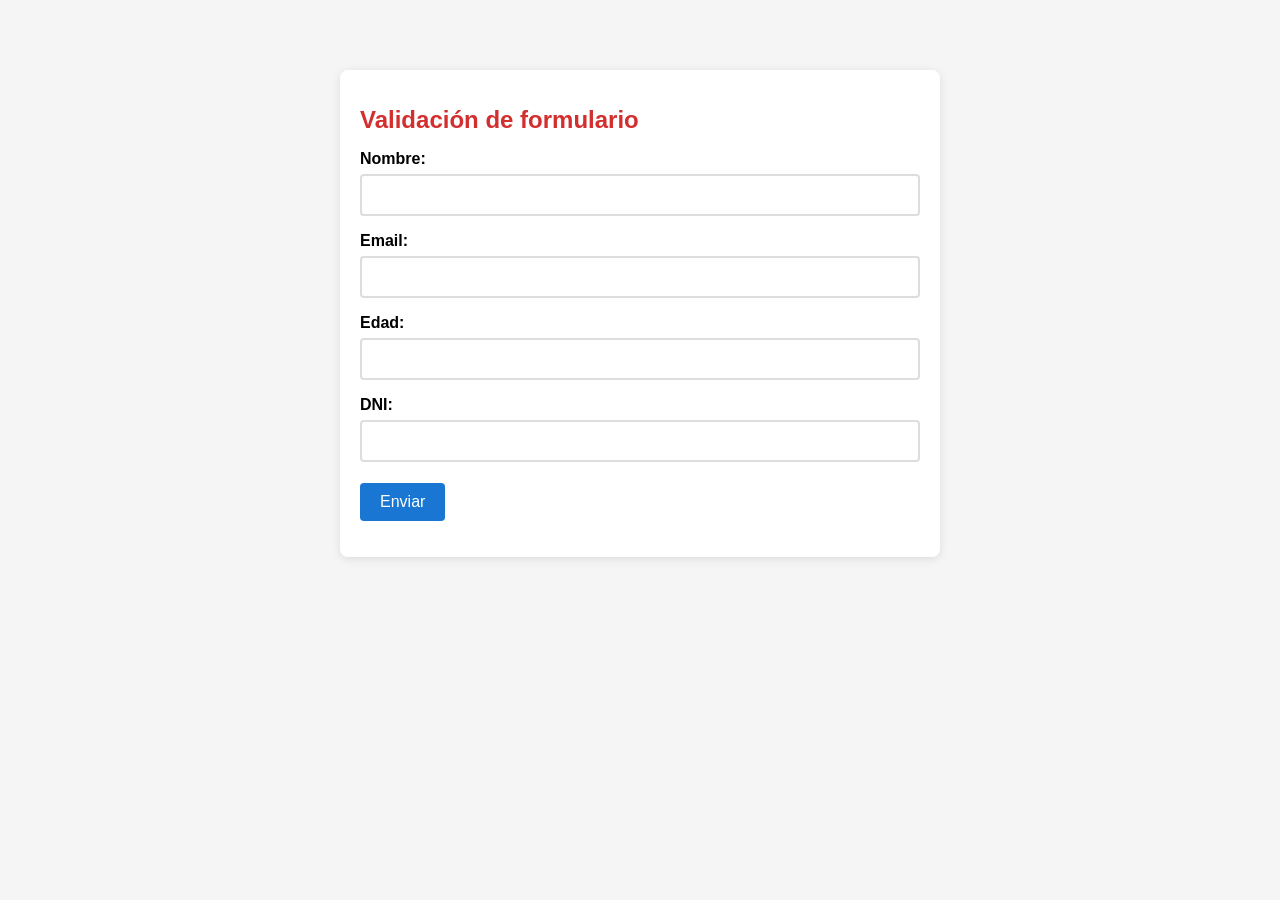
<file: Dwec/S13-xss/formulario.html>
<!DOCTYPE html>
<html lang="es">

<head>
    <meta charset="UTF-8">
    <meta name="viewport" content="width=device-width, initial-scale=1.0">
    <title>S13 - Validación de formulario</title>
    <style>
        body {
            font-family: Arial, sans-serif;
            max-width: 600px;
            margin: 50px auto;
            padding: 20px;
            background: #f5f5f5;
        }

        .container {
            background: white;
            padding: 20px;
            border-radius: 8px;
            box-shadow: 0 2px 10px rgba(0, 0, 0, 0.1);
        }

        h1 {
            color: #d32f2f;
            font-size: 24px;
        }

        label {
            display: block;
            margin-top: 10px;
            font-weight: bold;
        }

        input {
            width: 100%;
            padding: 10px;
            margin: 6px 0;
            border: 2px solid #ddd;
            border-radius: 4px;
            font-size: 16px;
            box-sizing: border-box;
        }

        input:focus {
            outline: none;
            border-color: #1976d2;
        }

        button {
            margin-top: 15px;
            padding: 10px 20px;
            background: #1976d2;
            color: white;
            border: none;
            border-radius: 4px;
            font-size: 16px;
            cursor: pointer;
        }

        button:hover {
            background: #115293;
        }

        #errores {
            margin-top: 15px;
            color: #d32f2f;
            padding-left: 20px;
        }
    </style>
</head>

<body>
    <div class="container">
        <h1>Validación de formulario</h1>
        <form id="registro" method="post" action="/login" novalidate>
            <label for="nombre">Nombre:</label>
            <input id="nombre" name="nombre" required minlength="3" maxlength="50"
                pattern="[A-Za-zÁÉÍÓÚáéíóúÑñ ]+">

            <label for="email">Email:</label>
            <input id="email" name="email" type="email" required>

            <label for="edad">Edad:</label>
            <input id="edad" name="edad" type="number" min="18" max="120" required>

            <label for="dni">DNI:</label>
            <input id="dni" name="dni" required pattern="[0-9]{8}[A-Za-z]">

            <button type="submit">Enviar</button>
            <ul id="errores"></ul>
        </form>
    </div>

    <script src="main_formulario.js"></script>
</body>

</html>
</file>
<file: Dwec/S12-XML_DOMParser/style.css>
/* Borde verde si el libro está disponible (atributo disponible="true" en el XML) */
.card.disponible {
    border-left: 4px solid green;
}

/* Borde rojo si NO está disponible.
   La clase la asigna cargarBiblioteca2() en app.js según el boolean. */
.card.no-disponible {
    border-left: 4px solid red;
}
</file>
